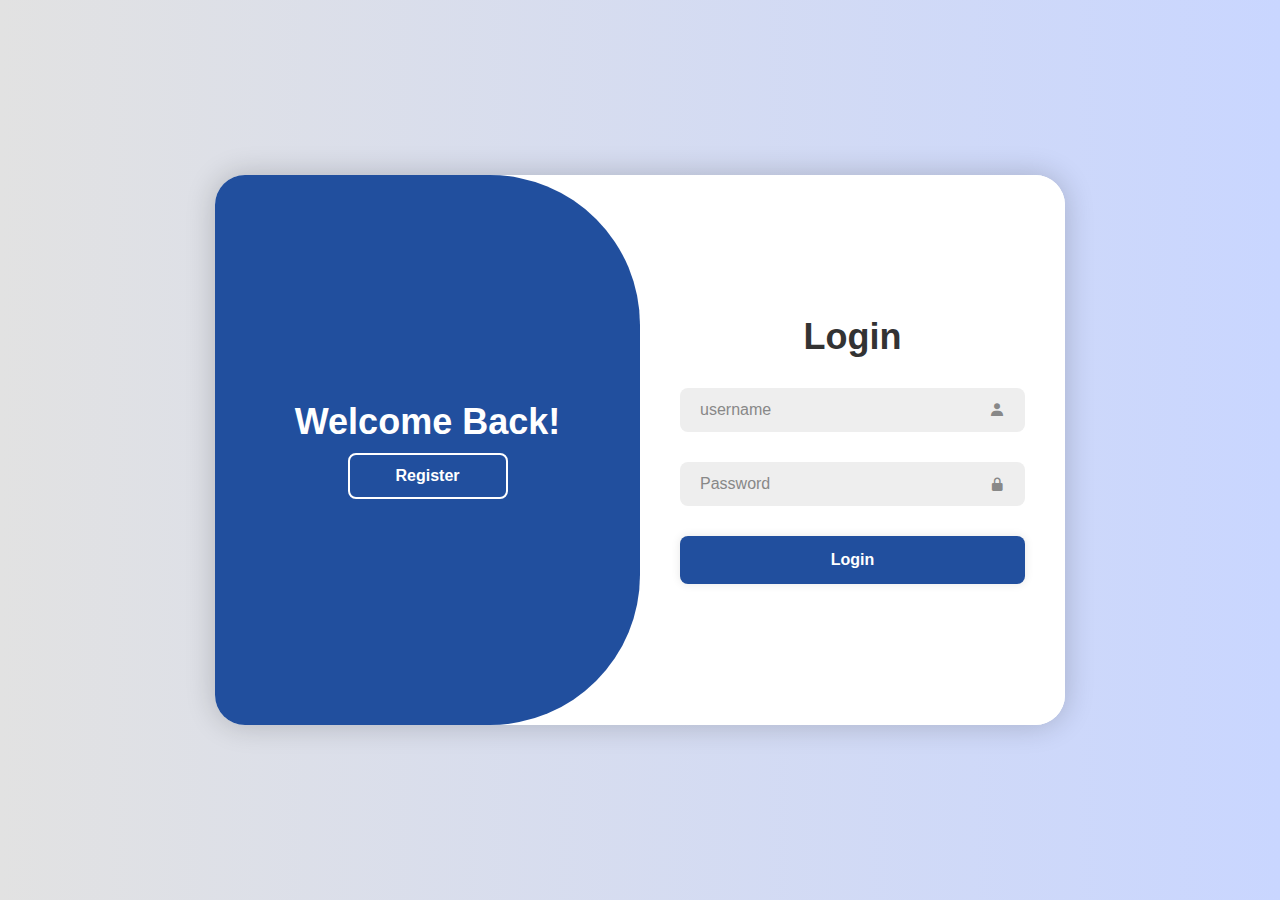
<file: form.html>
<!DOCTYPE html>
<html lang="en">
<head>
    <meta charset="UTF-8">
    <meta name="viewport" content="width=device-width, initial-scale=1.0">
    <title>Document</title>
    <title>AlphaPharm</title>
    <link rel="stylesheet" href="form.css">
    <link href='https://unpkg.com/boxicons@2.1.4/css/boxicons.min.css' rel='stylesheet'>

</head>
<body>
    <div class="container">
        
        <div class="form-box login">
            <form action="login.php" method="POST">
                <h1>Login</h1>
                <div class="input-box">
                    <input type="text" name="username" placeholder="username" required>
                    <i class='bx bxs-user'></i>
                </div>
                <div class="input-box">
                    <input type="password" name="password" placeholder="Password" required>
                    <i class='bx bxs-lock-alt'></i>
                </div>
                
                <button type="submit" class="btn" id="bbttnn">Login</button>

            </form>
        </div>

 
        
        
        <div class="form-box register">


            <form action="register_pharmacist.php" method="POST" enctype="multipart/form-data">

                <h1>Registration</h1>

                <div class="input-box">
                    <input type="text" name="username" placeholder=" Username" required>
                    <i class='bx bxs-user'></i>
                </div>
                
                <div class="input-box">
                    <input type="email" name="email" placeholder="Email" required>
                    <i class='bx bxs-envelope'></i>
                </div>
                
                <div class="input-box">
                    <input type="password" name="password" placeholder="Password" required>
                    <i class='bx bxs-lock-alt'></i>
                </div>
                
                <div class="input-box" id="certi">
                    <input id="lisc" type="text" name="license_number" placeholder="Licence Number" required>
                    <i class='bx bxs-file'></i>
                
                    <input type="file" id="uploadBtn" name="license_certificate" required>
                    <label for="uploadBtn">Upload File</label>
                </div>

               
    

                <button type="submit" class="btn">Register</button>

                
                    

            </form>


        </div>






        
        <div class="toggle-box">


            <div class="toggle-panel toggle-left">
                <h1>Welcome Back!</h1>
                
                
                <button class="btn register-btn">Register</button>
            </div>



            <div class="toggle-panel toggle-right">
                <h1>Hi Doctor!</h1>
                <h1 id="alpha" >Welcome to AlphaPharm</h1>
               
                <button class="btn login-btn">Login</button>
            </div>


        </div>
    
    </div>



    
    <script src="form.js"></script>
</body>
</html>
</file>
<file: form.css>
* {
    margin: 0;
    padding: 0;
    box-sizing: border-box;
    font-family: sans-serif;
}

body {
    display: flex;
    justify-content: center;
    align-items: center;
    min-height: 100vh;
    background: linear-gradient(90deg, #e2e2e2, #c9d6ff);
}

.container {
    position: relative;
    width: 850px;
    height: 550px;
    background-color: #fff;
    border-radius: 30px;
    box-shadow: 0 0 30px rgba(0, 0, 0, 0.2);
    overflow: hidden;
}

.form-box {
    position: absolute;
    width: 50%;
    height: 100%;
    background: #fff;
    right: 0;
    display: flex;
    align-items: center;
    color: #333;
    text-align: center;
    padding: 40px;
    z-index: 1;
    transition: 0.6s ease-in-out;
    opacity: 1;
}

.container.active .form-box {
    right: 50%;
}

.form-box.register {
    opacity: 0;
    pointer-events: none;
}

.container.active .form-box.register {
    opacity: 1;
    pointer-events: auto;
}

form {
    width: 100%;
}


.container h1 {
    font-size: 36px;
    margin-bottom: 10px;
}

.input-box {
    margin: 30px 0;
    position: relative;
}

.input-box input {
    width: 100%;
    padding: 13px 50px 13px 20px;
    background: #eee;
    border-radius: 8px;
    border: none;
    outline: none;
    font-size: 16px;
    color: #333;
    font-weight: 500;
    transition: background 0.3s ease;
}






.input-box {
    display: flex;
    align-items: center;
    position: relative; /* Ensures icons position correctly */
    width: 100%;
}




#lisc{
    width: 55%;
    padding: 13px 50px 13px 20px;
    background: #eee;
    border-radius: 8px;
    border: none;
    outline: none;
    font-size: 16px;
    color: #333;
    font-weight: 500;
    transition: background 0.3s ease;
}


.input-box label {
    padding: 13px 20px;
    border-radius: 8px;
    background-color: rgba(30, 127, 218, 0.815);
    font-size: 16px;
    color: white;
    font-weight: 500;
    width: 40%;
    margin-left: 5%;
    cursor: pointer;
}



#certi i {
    position: absolute;
    right: 170px;
    top: 50%;
    transform: translateY(-50%);
    font-size: 20px;
    color: #555;
    width: fit-content;
}





.input-box input[type="file"] {
    display: none;
}



.input-box input:hover {
    background: #ddd;
}

.input-box input::placeholder {
    color: #888;
    font-weight: 400;
}

.input-box i {
    position: absolute;
    right: 20px;
    top: 50%;
    transform: translateY(-50%);
    color: #888;
}

.forgot-link {
    margin: -15px 0 15px;
}

.forgot-link a {
    font-size: 14.5px;
    color: #333;
    text-decoration: none;
    transition: color 0.3s ease;
}

.forgot-link a:hover {
    color: #7494ec;
}
 /*********************************************************/
.btn {
    width: 100%;
    height: 48px;
    background-color: #214F9E;
    border-radius: 8px;
    box-shadow: 0 0 10px rgba(0, 0, 0, 0.1);
    border: none;
    cursor: pointer;
    font-size: 16px;
    color: #fff;
    font-weight: 600;
    transition: background 0.3s ease, box-shadow 0.3s ease;
}

.btn:hover {
    background-color: #5679d0;
    box-shadow: 0 0 15px rgba(0, 0, 0, 0.2);
}

.container p {
    font-size: 14.5px;
    margin: 15px 0;
}

.social-icons a {
    display: inline-flex;
    padding: 10px;
    border: 2px solid #ccc;
    border-radius: 8px;
    font-size: 24px;
    color: #333;
    text-decoration: none;
    margin: 0 8px;
    transition: all 0.3s ease;
}

.social-icons a:hover {
    border-color: #7494ec;
    color: #7494ec;
}

.toggle-box {
    position: absolute;
    width: 100%;
    height: 100%;
    
}

.toggle-box:before {
    content: '';
    position: absolute;
    left: -250%;
    width: 300%;
    height: 100%;
    background: #214F9E;
    border-radius: 150px;
    z-index: 2;
    transition: 1.8s ease-in-out;
}

.container.active .toggle-box:before {
    left: 50%;
}

.toggle-panel {
    position: absolute;
    width: 50%;
    height: 100%;
    color: #fff;
    display: flex;
    flex-direction: column;
    justify-content: center;
    align-items: center;
    z-index: 2;
    transition: 0.6s ease-in-out;
    
}

.toggle-panel.toggle-left {
    left: 0;
    transition-delay: 1.2s;
   
}
#alpha{
    font-size:33px;
}

.container.active .toggle-panel.toggle-left {
    left: -50%;
    transition-delay: 0.6s;
}

.toggle-panel.toggle-right {
    right: -50%;
    transition-delay: 0.6s;
}

.container.active .toggle-panel.toggle-right {
    right: 0;
    transition-delay: 1.2s;
}

.toggle-panel p {
    margin-bottom: 20px;
}

.toggle-panel .btn {
    width: 160px;
    height: 46px;
    background: #214F9E;
    border: 2px solid #fff;
    box-shadow: none;
}
</file>
